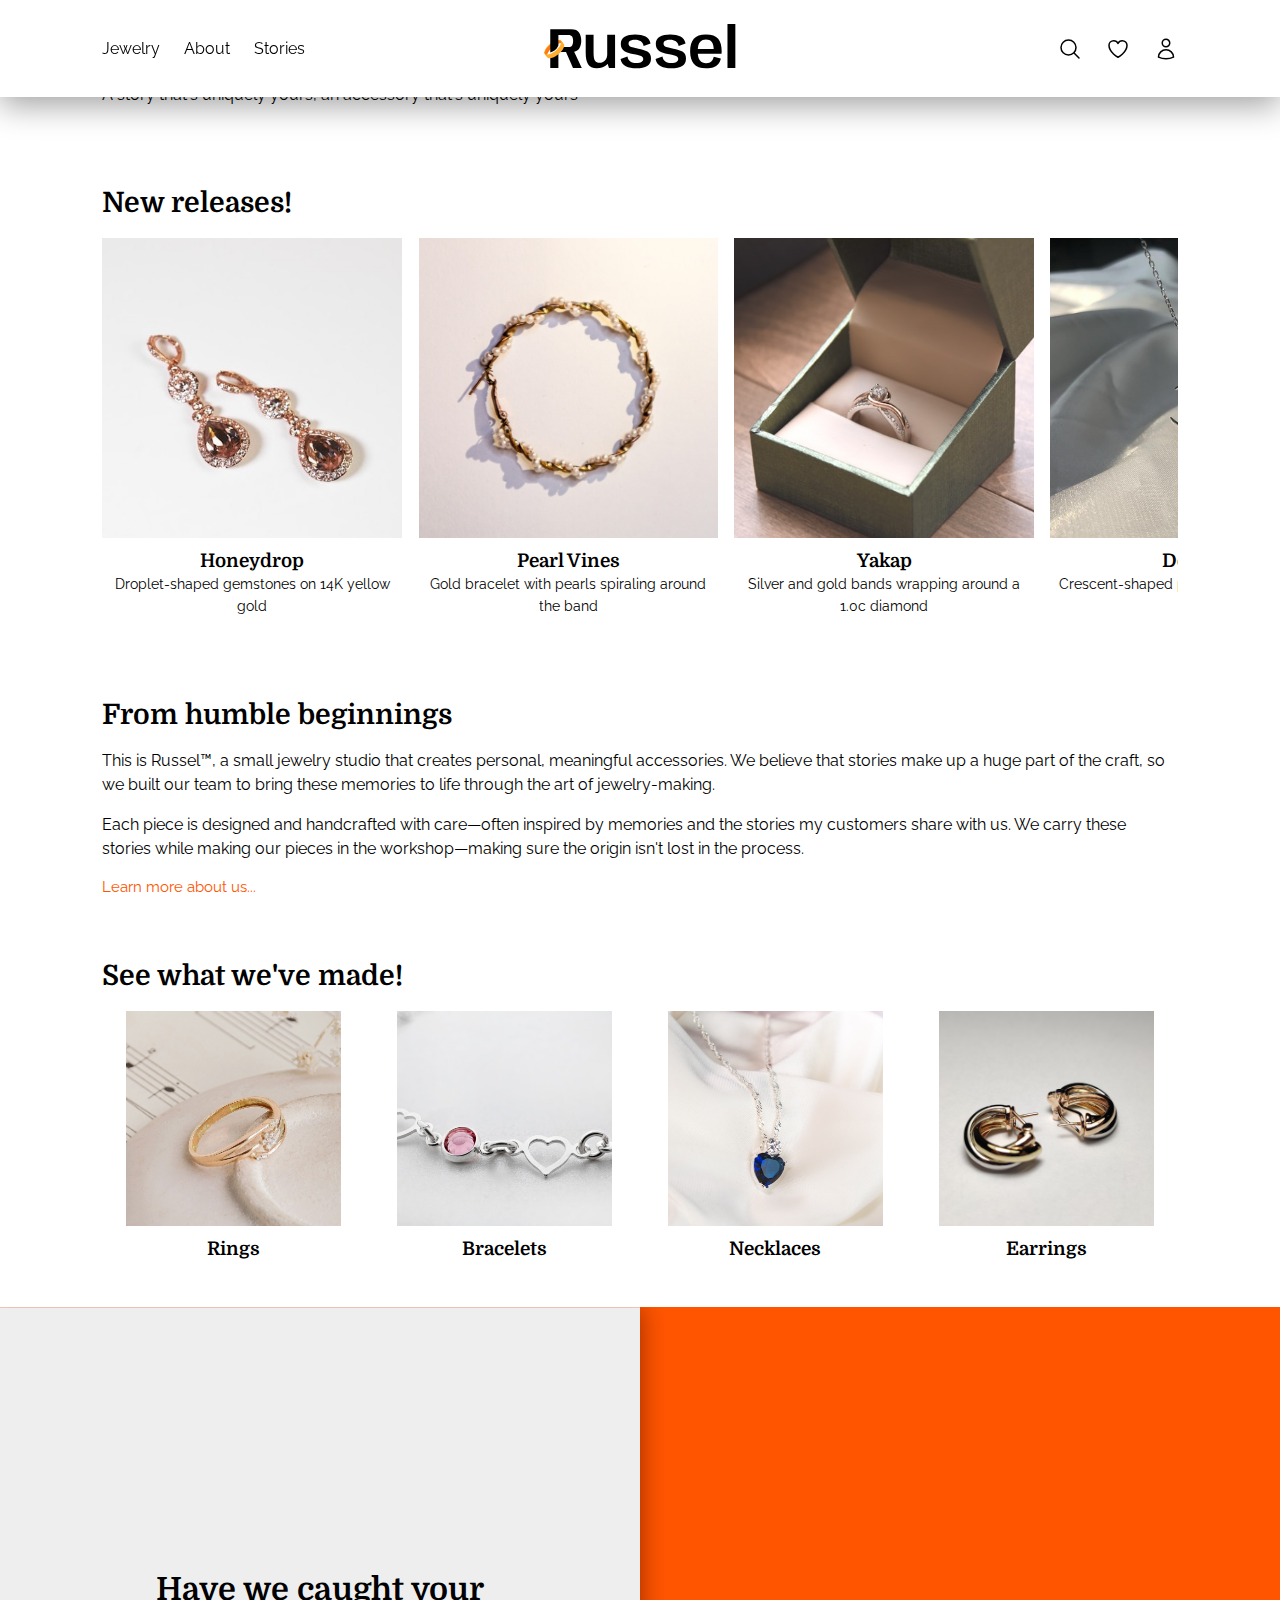
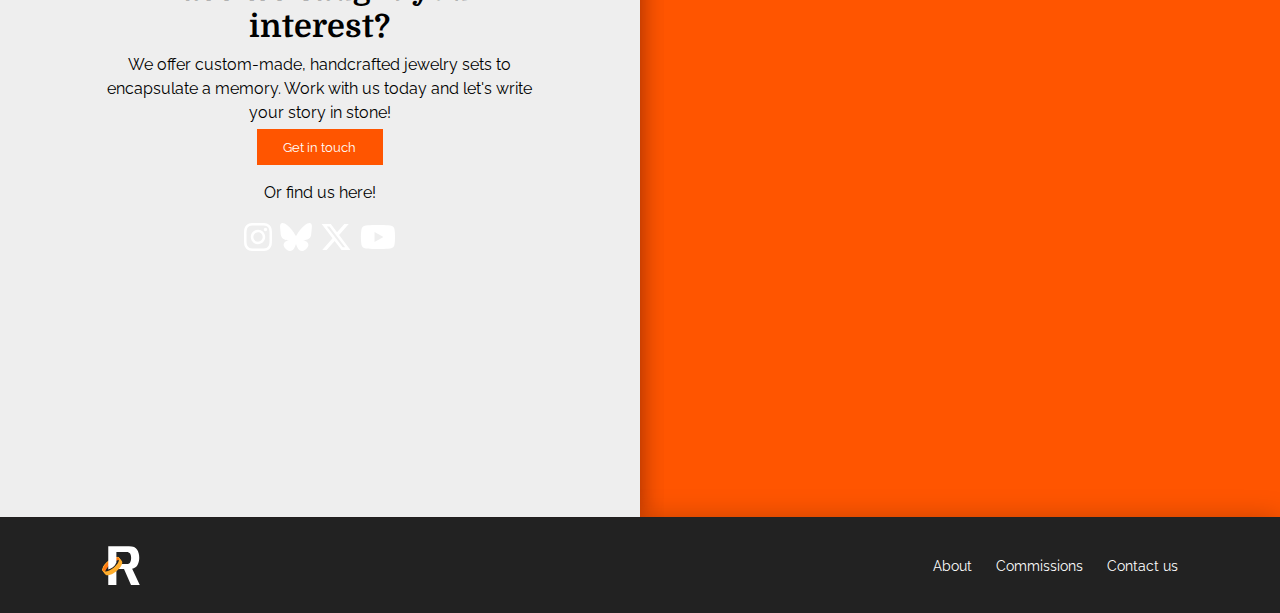
<file: index.html>
<!DOCTYPE html>
<html lang="en">
<head>
  <meta charset="UTF-8">
  <meta name="viewport" content="width=device-width, initial-scale=1.0">
  <meta http-equiv="X-UA-Compatible" content="ie=edge">
  <title>Russel</title>
  <link rel="stylesheet" href="style.css">
  <link rel="shortcut icon" href="/base/assets/logo-small.svg" type="image/x-icon">
  <script src="/base/base.js" defer></script>
</head>
<body>
  <!-- Header. Explanation for sticky can be found in /base/base.css -->
  <header class="sticky">

    <ul class="nav-list header--left">
      <!-- This link has a dropdown menu that shows whenever the cursor hovers on it. -->
      <li class="dropdown"><a href="/jewelry">Jewelry</a>
        <ul class="dropdown__menu">
          <li><a href="/jewelry#rings">Rings</a></li>
          <li><a href="/jewelry#bracelets">Bracelets</a></li>
          <li><a href="/jewelry#necklaces">Necklaces</a></li>
          <li><a href="/jewelry#earrings">Earrings</a></li>
        </ul>
      </li>
      <li><a href="/about">About</a></li>
      <li><a href="/stories">Stories</a></li>
    </ul>
    <!-- Logo -->
    <a href="/" class="header--center"><img class="logo" src="/base/assets/logo-black.svg" alt="Russel"></a>

    <!-- Icon links. For now, they don't actually lead anywhere. -->
    <ul class="nav-list header--right">
      <li><a href="#">
        <svg height="24px" data-slot="icon" fill="none" stroke-width="1.5" stroke="currentColor" viewBox="0 0 24 24" xmlns="http://www.w3.org/2000/svg" aria-hidden="true">
          <path stroke-linecap="round" stroke-linejoin="round" d="m21 21-5.197-5.197m0 0A7.5 7.5 0 1 0 5.196 5.196a7.5 7.5 0 0 0 10.607 10.607Z"></path>
        </svg><span class="label">Search</span>
      </a></li>
      <li><a href="#">
        <svg height="24px" data-slot="icon" fill="none" stroke-width="1.5" stroke="currentColor" viewBox="0 0 24 24" xmlns="http://www.w3.org/2000/svg" aria-hidden="true">
          <path stroke-linecap="round" stroke-linejoin="round" d="M21 8.25c0-2.485-2.099-4.5-4.688-4.5-1.935 0-3.597 1.126-4.312 2.733-.715-1.607-2.377-2.733-4.313-2.733C5.1 3.75 3 5.765 3 8.25c0 7.22 9 12 9 12s9-4.78 9-12Z"></path>
        </svg><span class="label">Favourites</span>
      </a></li>
      <li><a href="/account">
        <svg height="24px" data-slot="icon" fill="none" stroke-width="1.5" stroke="currentColor" viewBox="0 0 24 24" xmlns="http://www.w3.org/2000/svg" aria-hidden="true">
          <path stroke-linecap="round" stroke-linejoin="round" d="M15.75 6a3.75 3.75 0 1 1-7.5 0 3.75 3.75 0 0 1 7.5 0ZM4.501 20.118a7.5 7.5 0 0 1 14.998 0A17.933 17.933 0 0 1 12 21.75c-2.676 0-5.216-.584-7.499-1.632Z"></path>
        </svg><span class="label">Account</span>
      </a></li>
    </ul>

    <!-- When the screen is small enough, the navigation links get moved to the <aside> tag and the sidebar toggles are enabled -->
    <button class="sidebar-open"><svg xmlns="http://www.w3.org/2000/svg" fill="none" viewBox="0 0 24 24" stroke-width="1.5" stroke="currentColor" class="size-6">
      <path stroke-linecap="round" stroke-linejoin="round" d="M3.75 6.75h16.5M3.75 12h16.5m-16.5 5.25h16.5" />
    </svg>
    </button>
    <aside class="hidden">
      <button class="sidebar-close"><svg xmlns="http://www.w3.org/2000/svg" fill="none" viewBox="0 0 24 24" stroke-width="1.5" stroke="currentColor" class="size-6">
        <path stroke-linecap="round" stroke-linejoin="round" d="M6 18 18 6M6 6l12 12" />
      </svg>
      </button>
    </aside>
  </header>

  <main>
    <!-- Front page -->
    <section class="hero">
      <h1 class="hero__text">Love letters in stone</h1>
      <p class="hero__subtext">A story that's uniquely yours, an accessory that's uniquely yours</p>
    </section>

    <!-- Latest Releases -->
    <section>
      <h1>New releases!</h1>
      <ul class="horizontal-scroller snap">
        <li class="card">
          <div class="img-container">
            <img src="./images/teardrop-earrings.jpg" alt="Honeydrop Earrings"></div>
            <h3 class="card__title">Honeydrop</h3>
          <p class="card__subtitle">
            Droplet-shaped gemstones on 14K yellow gold</p>
        </li>
        <li class="card">
          <div class="img-container">
            <img src="/images/pearl-vines.jpg" alt="Pearl Vines"></div>
            <h3 class="card__title">Pearl Vines</h3>
          <p class="card__subtitle">
            Gold bracelet with pearls spiraling around the band</p>
        </li>
        <li class="card">
          <div class="img-container">
            <img src="/images/silver-gold-ring-in-box.jpg" alt="Yakap"></div>
            <h3 class="card__title">Yakap</h3>
          <p class="card__subtitle">
            Silver and gold bands wrapping around a 1.0c diamond</p>
        </li>
        <li class="card">
          <div class="img-container">
            <img src="/images/moon-necklace.jpg" alt="De Lune"></div>
            <h3 class="card__title">De Lune</h3>
          <p class="card__subtitle">
            Crescent-shaped pendant on a silver chain</p>
        </li>
        <li class="card">
          <div class="img-container">
            <img src="/images/topaz-ring.jpg" alt="Pangako"></div>
            <h3 class="card__title">Pangako</h3>
          <p class="card__subtitle">
            Oval topaz on 18k yellow gold</p>
        </li>
      </ul>
    </section>

    <!-- Overview on the company -->
    <section class="overview">
      <div>
        <h1>From humble beginnings</h1>
        <p>
          This is Russel&trade;, a small jewelry studio that
          creates personal, meaningful accessories. We believe
          that stories make up a huge part of the craft, so
          we built our team to bring these memories to life
          through the art of jewelry-making.
        </p>
        <p>
          Each piece is designed and handcrafted with care—often
          inspired by memories and the stories my customers
          share with us. We carry these stories while making our
          pieces in the workshop&mdash;making sure the origin
          isn't lost in the process.
        </p>
        <a href="/about" class="text-link">Learn more about us...</a>
      </div>
    </section>

    <!-- Links to the `Jewelry` page according to the category -->
    <section>
      <h1>See what we've made!</h1>
      <ul class="flex-grid socials">
        <li><a href="/jewelry#rings" class="card">
          <div class="img-container">
            <img src="./images/flower-ring.jpg" alt="Rings"></div>
          <h3 class="card__title">Rings</h3>
        </a></li>
        <li><a href="/jewelry#bracelets" class="card">
          <div class="img-container">
            <img src="./images/bracelet-closeup.jpg" alt="Bracelets"></div>
          <h3 class="card__title">Bracelets</h3>
        </a></li>
        <li><a href="/jewelry#necklaces" class="card">
          <div class="img-container">
            <img src="./images/blue-necklace.jpg" alt="Necklaces"></div>
          <h3 class="card__title">Necklaces</h3>
        </a></li>
        <li><a href="/jewelry#earrings" class="card">
          <div class="img-container">
            <img src="./images/helix-earrings.jpg" alt="Earrings"></div>
          <h3 class="card__title">Earrings</h3>
        </a></li>
      </ul>
    </section>

    <!-- Call to action -->
    <section class="floater--container full-width no-pady" id="call-to-action">
      <div class="floater--block">
        <h1 class="floater--block__title">Have we caught your interest?</h1>
        <p class="floater--block__subtext">
          We offer custom-made, handcrafted jewelry sets to
          encapsulate a memory. Work with us today and let's
          write your story in stone!
        </p>
        <button>Get in touch</button>
        <p>Or find us here!</p>
        <div class="flex-grid socials">
          <a href="#">
            <svg xmlns="http://www.w3.org/2000/svg" viewBox="0 0 448 512"><!--!Font Awesome Free 6.7.2 by @fontawesome - https://fontawesome.com License - https://fontawesome.com/license/free Copyright 2025 Fonticons, Inc.--><path d="M224.1 141c-63.6 0-114.9 51.3-114.9 114.9s51.3 114.9 114.9 114.9S339 319.5 339 255.9 287.7 141 224.1 141zm0 189.6c-41.1 0-74.7-33.5-74.7-74.7s33.5-74.7 74.7-74.7 74.7 33.5 74.7 74.7-33.6 74.7-74.7 74.7zm146.4-194.3c0 14.9-12 26.8-26.8 26.8-14.9 0-26.8-12-26.8-26.8s12-26.8 26.8-26.8 26.8 12 26.8 26.8zm76.1 27.2c-1.7-35.9-9.9-67.7-36.2-93.9-26.2-26.2-58-34.4-93.9-36.2-37-2.1-147.9-2.1-184.9 0-35.8 1.7-67.6 9.9-93.9 36.1s-34.4 58-36.2 93.9c-2.1 37-2.1 147.9 0 184.9 1.7 35.9 9.9 67.7 36.2 93.9s58 34.4 93.9 36.2c37 2.1 147.9 2.1 184.9 0 35.9-1.7 67.7-9.9 93.9-36.2 26.2-26.2 34.4-58 36.2-93.9 2.1-37 2.1-147.8 0-184.8zM398.8 388c-7.8 19.6-22.9 34.7-42.6 42.6-29.5 11.7-99.5 9-132.1 9s-102.7 2.6-132.1-9c-19.6-7.8-34.7-22.9-42.6-42.6-11.7-29.5-9-99.5-9-132.1s-2.6-102.7 9-132.1c7.8-19.6 22.9-34.7 42.6-42.6 29.5-11.7 99.5-9 132.1-9s102.7-2.6 132.1 9c19.6 7.8 34.7 22.9 42.6 42.6 11.7 29.5 9 99.5 9 132.1s2.7 102.7-9 132.1z"/></svg>
          </a>
          <a href="#">
            <svg xmlns="http://www.w3.org/2000/svg" viewBox="0 0 512 512"><!--!Font Awesome Free 6.7.2 by @fontawesome - https://fontawesome.com License - https://fontawesome.com/license/free Copyright 2025 Fonticons, Inc.--><path d="M111.8 62.2C170.2 105.9 233 194.7 256 242.4c23-47.6 85.8-136.4 144.2-180.2c42.1-31.6 110.3-56 110.3 21.8c0 15.5-8.9 130.5-14.1 149.2C478.2 298 412 314.6 353.1 304.5c102.9 17.5 129.1 75.5 72.5 133.5c-107.4 110.2-154.3-27.6-166.3-62.9l0 0c-1.7-4.9-2.6-7.8-3.3-7.8s-1.6 3-3.3 7.8l0 0c-12 35.3-59 173.1-166.3 62.9c-56.5-58-30.4-116 72.5-133.5C100 314.6 33.8 298 15.7 233.1C10.4 214.4 1.5 99.4 1.5 83.9c0-77.8 68.2-53.4 110.3-21.8z"/></svg>
          </a>
          <a href="#">
            <svg xmlns="http://www.w3.org/2000/svg" viewBox="0 0 512 512"><!--!Font Awesome Free 6.7.2 by @fontawesome - https://fontawesome.com License - https://fontawesome.com/license/free Copyright 2025 Fonticons, Inc.--><path d="M389.2 48h70.6L305.6 224.2 487 464H345L233.7 318.6 106.5 464H35.8L200.7 275.5 26.8 48H172.4L272.9 180.9 389.2 48zM364.4 421.8h39.1L151.1 88h-42L364.4 421.8z"/></svg>
          </a>
          <a href="#">
            <svg xmlns="http://www.w3.org/2000/svg" viewBox="0 0 576 512"><!--!Font Awesome Free 6.7.2 by @fontawesome - https://fontawesome.com License - https://fontawesome.com/license/free Copyright 2025 Fonticons, Inc.--><path d="M549.7 124.1c-6.3-23.7-24.8-42.3-48.3-48.6C458.8 64 288 64 288 64S117.2 64 74.6 75.5c-23.5 6.3-42 24.9-48.3 48.6-11.4 42.9-11.4 132.3-11.4 132.3s0 89.4 11.4 132.3c6.3 23.7 24.8 41.5 48.3 47.8C117.2 448 288 448 288 448s170.8 0 213.4-11.5c23.5-6.3 42-24.2 48.3-47.8 11.4-42.9 11.4-132.3 11.4-132.3s0-89.4-11.4-132.3zm-317.5 213.5V175.2l142.7 81.2-142.7 81.2z"/></svg>
          </a>
        </div>
      </div>
    </section>
  </main>

  <!-- Footer. -->
  <footer>
    <a href="/"><img src="/base/assets/logo-small.svg" alt="Russel"></a>
    <ul class="nav-list">
      <li><a href="/about/">About</a></li>
      <li><a href="#">Commissions</a></li>
      <li><a href="#">Contact us</a></li>
    </ul>
  </footer>
</body>
</html>
</file>
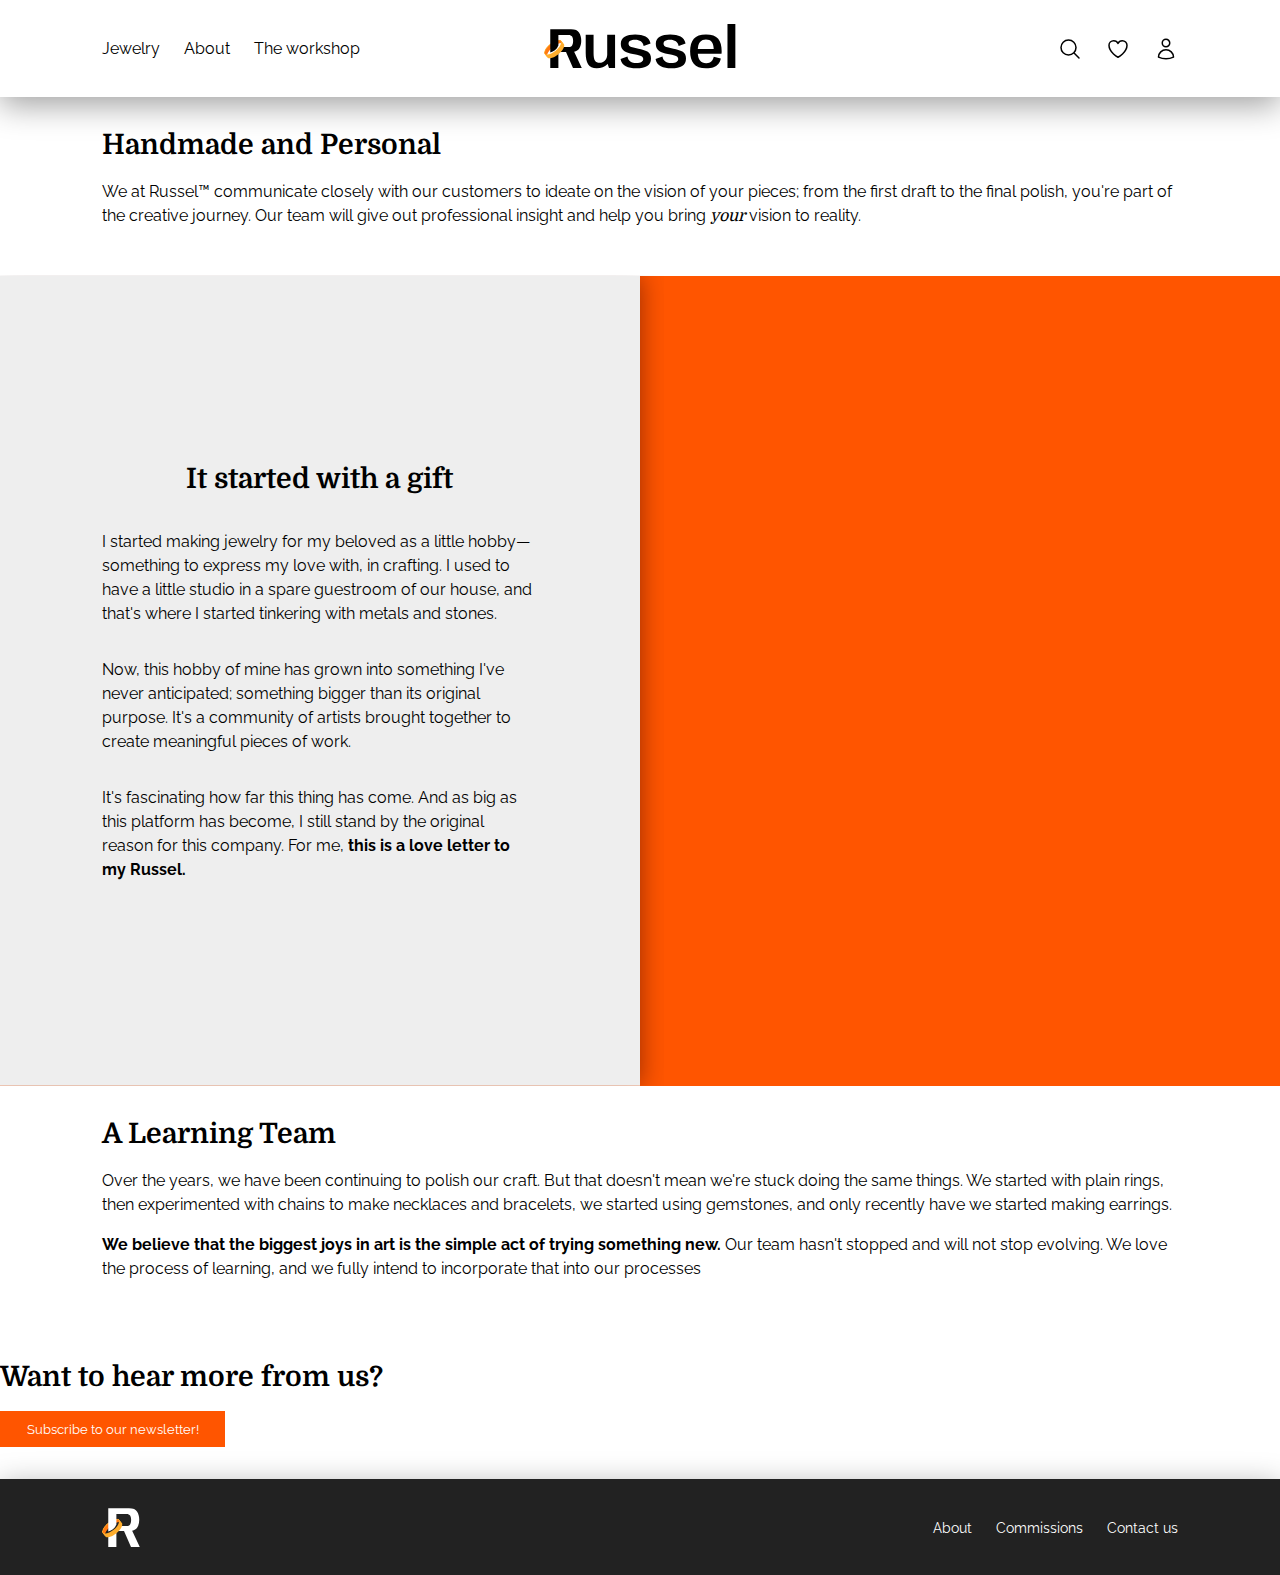
<file: about/index.html>
<!DOCTYPE html>
<html lang="en">
<head>
  <meta charset="UTF-8">
  <meta name="viewport" content="width=device-width, initial-scale=1.0">
  <meta http-equiv="X-UA-Compatible" content="ie=edge">
  <title>About | Russel</title>
  <link rel="stylesheet" href="/about/style.css">
  <link rel="shortcut icon" href="/base/assets/logo-small.svg" type="image/x-icon">
</head>
<body>
  <header>
    <ul class="nav-list header--left">
      <li class="dropdown"><a href="/jewelry">Jewelry</a>
        <ul class="dropdown__menu">
          <li><a href="/jewelry#rings">Rings</a></li>
          <li><a href="/jewelry#bracelets">Bracelets</a></li>
          <li><a href="/jewelry#necklaces">Necklaces</a></li>
          <li><a href="/jewelry#earrings">Earrings</a></li>
        </ul>
      </li>
      <li><a href="/about">About</a></li>
      <li><a href="#">The workshop</a></li>
    </ul>
    <a href="/" class="header--center"><img class="logo" src="/base/assets/logo-black.svg" alt="Russel"></a>
    <ul class="nav-list header--right">
      <li><a href="#">
        <svg height="24px" data-slot="icon" fill="none" stroke-width="1.5" stroke="currentColor" viewBox="0 0 24 24" xmlns="http://www.w3.org/2000/svg" aria-hidden="true">
          <path stroke-linecap="round" stroke-linejoin="round" d="m21 21-5.197-5.197m0 0A7.5 7.5 0 1 0 5.196 5.196a7.5 7.5 0 0 0 10.607 10.607Z"></path>
        </svg><span class="label">Search</span>
      </a></li>
      <li><a href="#">
        <svg height="24px" data-slot="icon" fill="none" stroke-width="1.5" stroke="currentColor" viewBox="0 0 24 24" xmlns="http://www.w3.org/2000/svg" aria-hidden="true">
          <path stroke-linecap="round" stroke-linejoin="round" d="M21 8.25c0-2.485-2.099-4.5-4.688-4.5-1.935 0-3.597 1.126-4.312 2.733-.715-1.607-2.377-2.733-4.313-2.733C5.1 3.75 3 5.765 3 8.25c0 7.22 9 12 9 12s9-4.78 9-12Z"></path>
        </svg><span class="label">Favourites</span>
      </a></li>
      <li><a href="#">
        <svg height="24px" data-slot="icon" fill="none" stroke-width="1.5" stroke="currentColor" viewBox="0 0 24 24" xmlns="http://www.w3.org/2000/svg" aria-hidden="true">
          <path stroke-linecap="round" stroke-linejoin="round" d="M15.75 6a3.75 3.75 0 1 1-7.5 0 3.75 3.75 0 0 1 7.5 0ZM4.501 20.118a7.5 7.5 0 0 1 14.998 0A17.933 17.933 0 0 1 12 21.75c-2.676 0-5.216-.584-7.499-1.632Z"></path>
        </svg><span class="label">Account</span>
      </a></li>
    </ul>
    <button class="sidebar-open"><svg xmlns="http://www.w3.org/2000/svg" fill="none" viewBox="0 0 24 24" stroke-width="1.5" stroke="currentColor" class="size-6">
      <path stroke-linecap="round" stroke-linejoin="round" d="M3.75 6.75h16.5M3.75 12h16.5m-16.5 5.25h16.5" />
    </svg>
    </button>
    <aside class="hidden">
      <button class="sidebar-close"><svg xmlns="http://www.w3.org/2000/svg" fill="none" viewBox="0 0 24 24" stroke-width="1.5" stroke="currentColor" class="size-6">
        <path stroke-linecap="round" stroke-linejoin="round" d="M6 18 18 6M6 6l12 12" />
      </svg>
      </button>
    </aside>
  </header>
  <main class="content-grid">
    <section>
      <h1>Handmade and Personal</h1>
      <p>
        We at Russel&trade; communicate closely with our customers to
        ideate on the vision of your pieces; from the first draft
        to the final polish, you're part of the creative journey. Our
        team will give out professional insight and help you bring
        <em>your</em> vision to reality.
      </p>
    </section>
    <section class="full-width floater--container history">
      <div class="floater--block">
        <h1>It started with a gift</h1>
        <p>
          I started making jewelry for my beloved as a little
          hobby&mdash;something to express my love with, in
          crafting. I used to have a little studio in a
          spare guestroom of our house, and that's where I
          started tinkering with metals and stones.
        </p>
        <p>
          Now, this hobby of mine has grown into something I've
          never anticipated; something bigger than its original
          purpose. It's a community of artists brought together
          to create meaningful pieces of work.
        </p>
        <p>
          It's fascinating how far this thing has come. And as
          big as this platform has become, I still stand by the
          original reason for this company. For me,
          <strong>this is a love letter to my Russel.</strong>          
        </p>
      </div>
    </section>
    <section>
      <h1>A Learning Team</h1>
      <p>
        Over the years, we have been continuing to polish our
        craft. But that doesn't mean we're stuck doing the
        same things. We started with plain rings, then experimented
        with chains to make necklaces and bracelets, we
        started using gemstones, and only recently have we
        started making earrings.
      </p>
      <p>
        <strong>
          We believe that the biggest joys in art is
          the simple act of trying something new.
        </strong>
        Our team hasn't stopped and will not stop evolving.
        We love the process of learning, and we fully intend
        to incorporate that into our processes
      </p>
    </section>
    <section class="full-width newsletter">
      <h1>Want to hear more from us?</h1>

      <button>Subscribe to our newsletter!</button>
    </section>
  </main>
  <footer>
    <a href="/"><img src="/base/assets/logo-small.svg" alt="Russel"></a>
    <ul class="nav-list">
      <li><a href="/about/">About</a></li>
      <li><a href="#">Commissions</a></li>
      <li><a href="#">Contact us</a></li>
    </ul>
  </footer>
</body>
</html>
</file>
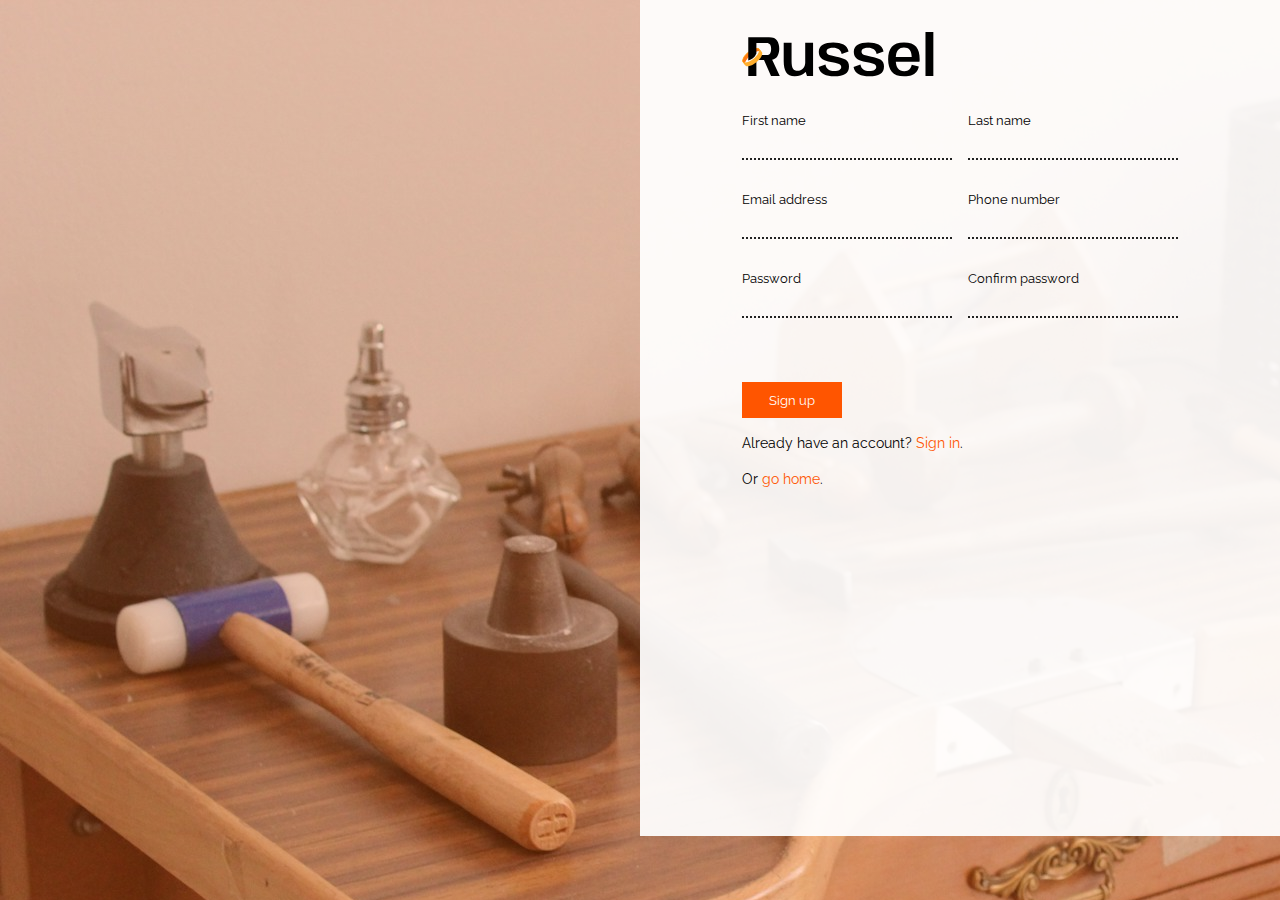
<file: account/index.html>
<!DOCTYPE html>
<html lang="en">
<head>
  <meta charset="UTF-8">
  <meta name="viewport" content="width=device-width, initial-scale=1.0">
  <meta http-equiv="X-UA-Compatible" content="ie=edge">
  <title>Sign up</title>
  <link rel="stylesheet" href="/account/style.css">
  <script src="/account/script.js" defer></script>
  <link rel="shortcut icon" href="/base/assets/logo-small.svg" type="image/x-icon">
</head>
<body>
  <main>
    <section class="floater--container full-width" id="sign-up-form">
      <form action="" class="floater--block">
        <img src="/base/assets/logo-black.svg" alt="Russel" class="logo">
        <section class="form-container">
          <div class="form-group">
            <label for="first-name">First name</label>
            <input id="first-name" type="text">
          </div>
          <div class="form-group">
            <label for="last-name">Last name</label>
            <input id="last-name" type="text">
          </div>
          <div class="form-group">
            <label for="email-address">Email address</label>
            <input id="email-address" type="email">
            <p class="error-message"></p>
          </div>
          <div class="form-group">
            <label for="phone-number">Phone number</label>
            <input id="phone-number" type="tel">
            <p class="error-message"></p>
          </div>
          <div class="form-group">
            <label for="password">Password</label>
            <input id="password" type="password">
            <p class="error-message"></p>
          </div>
          <div class="form-group">
            <label for="confirm-password">Confirm password</label>
            <input id="confirm-password" type="password">
            <p class="error-message"></p>
          </div>
        </section>
        <button type="button" id="btn-submit">Sign up</button>
        <p>Already have an account? <a href="#" class="text-link">Sign in</a>.</p>
        <p>Or <a href="/" class="text-link">go home</a>.</p>
      </form>
    </section>
  </main>
</body>
</html>
</file>
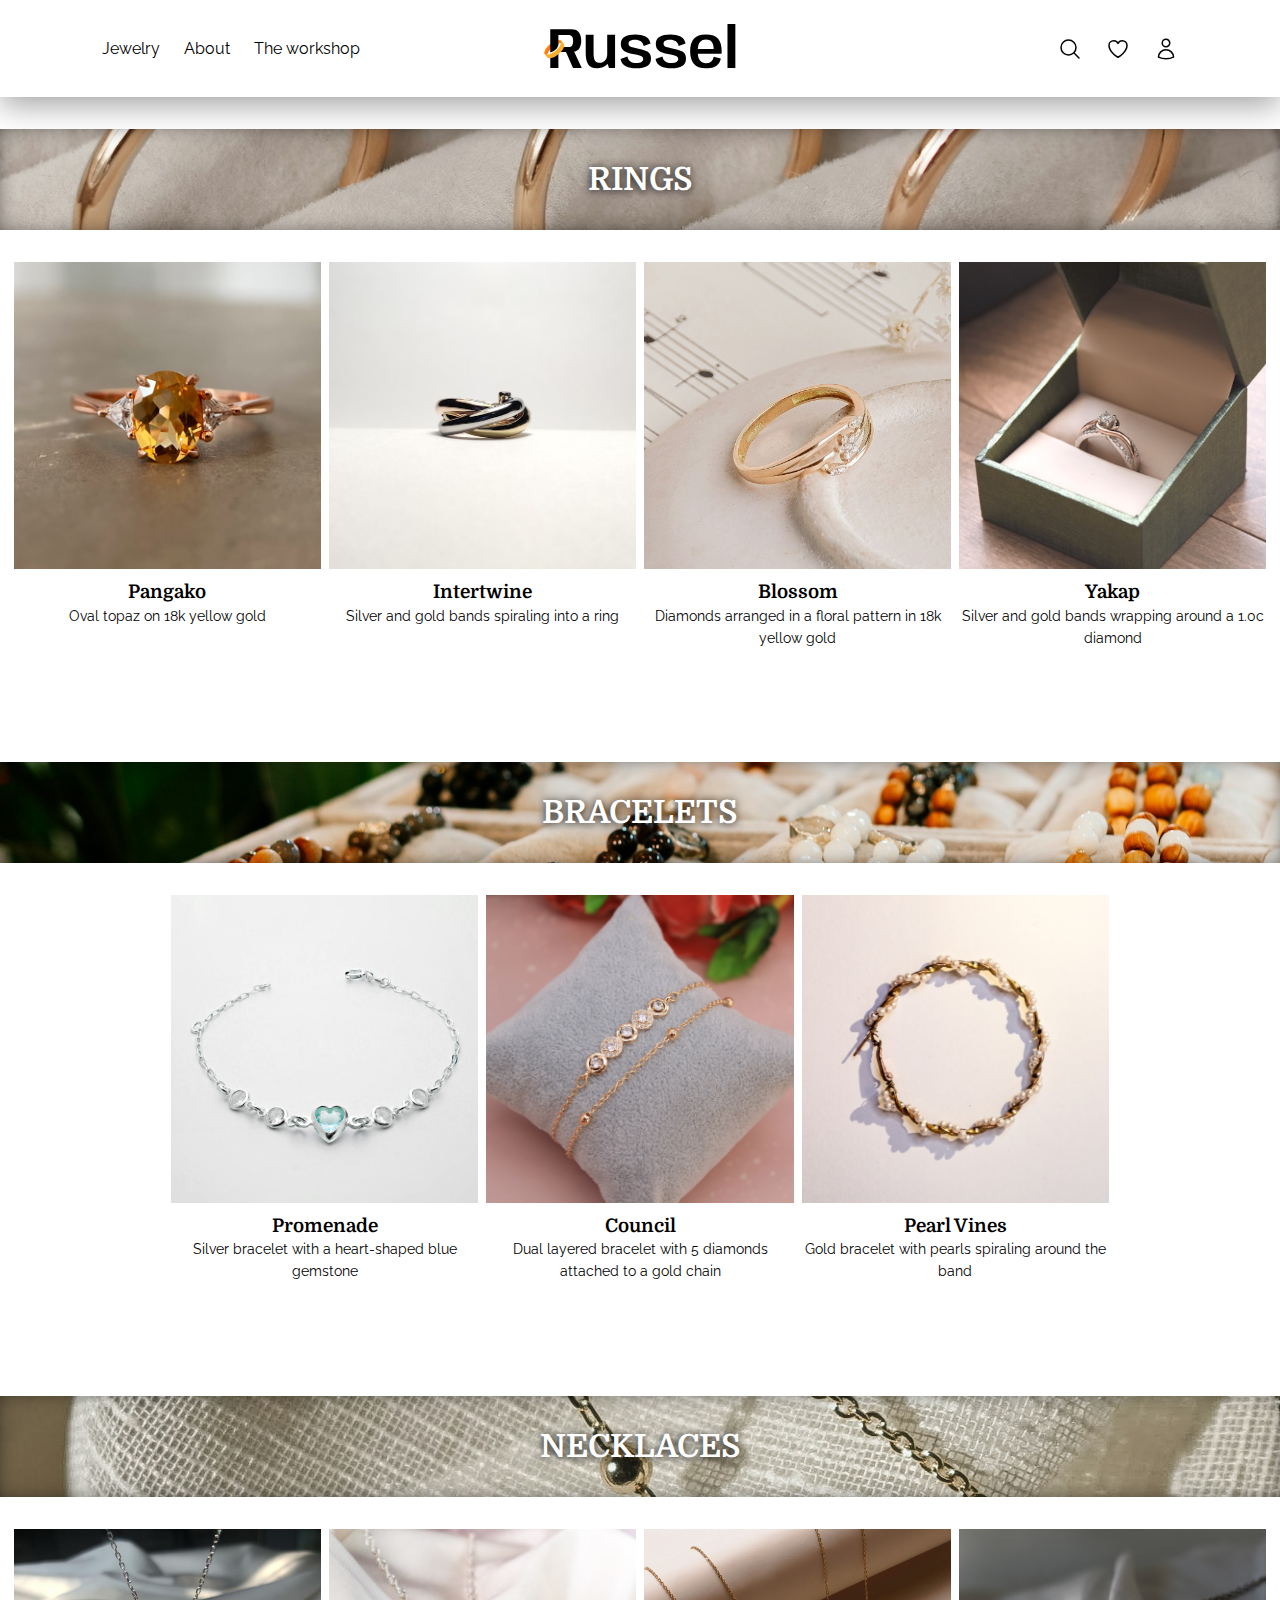
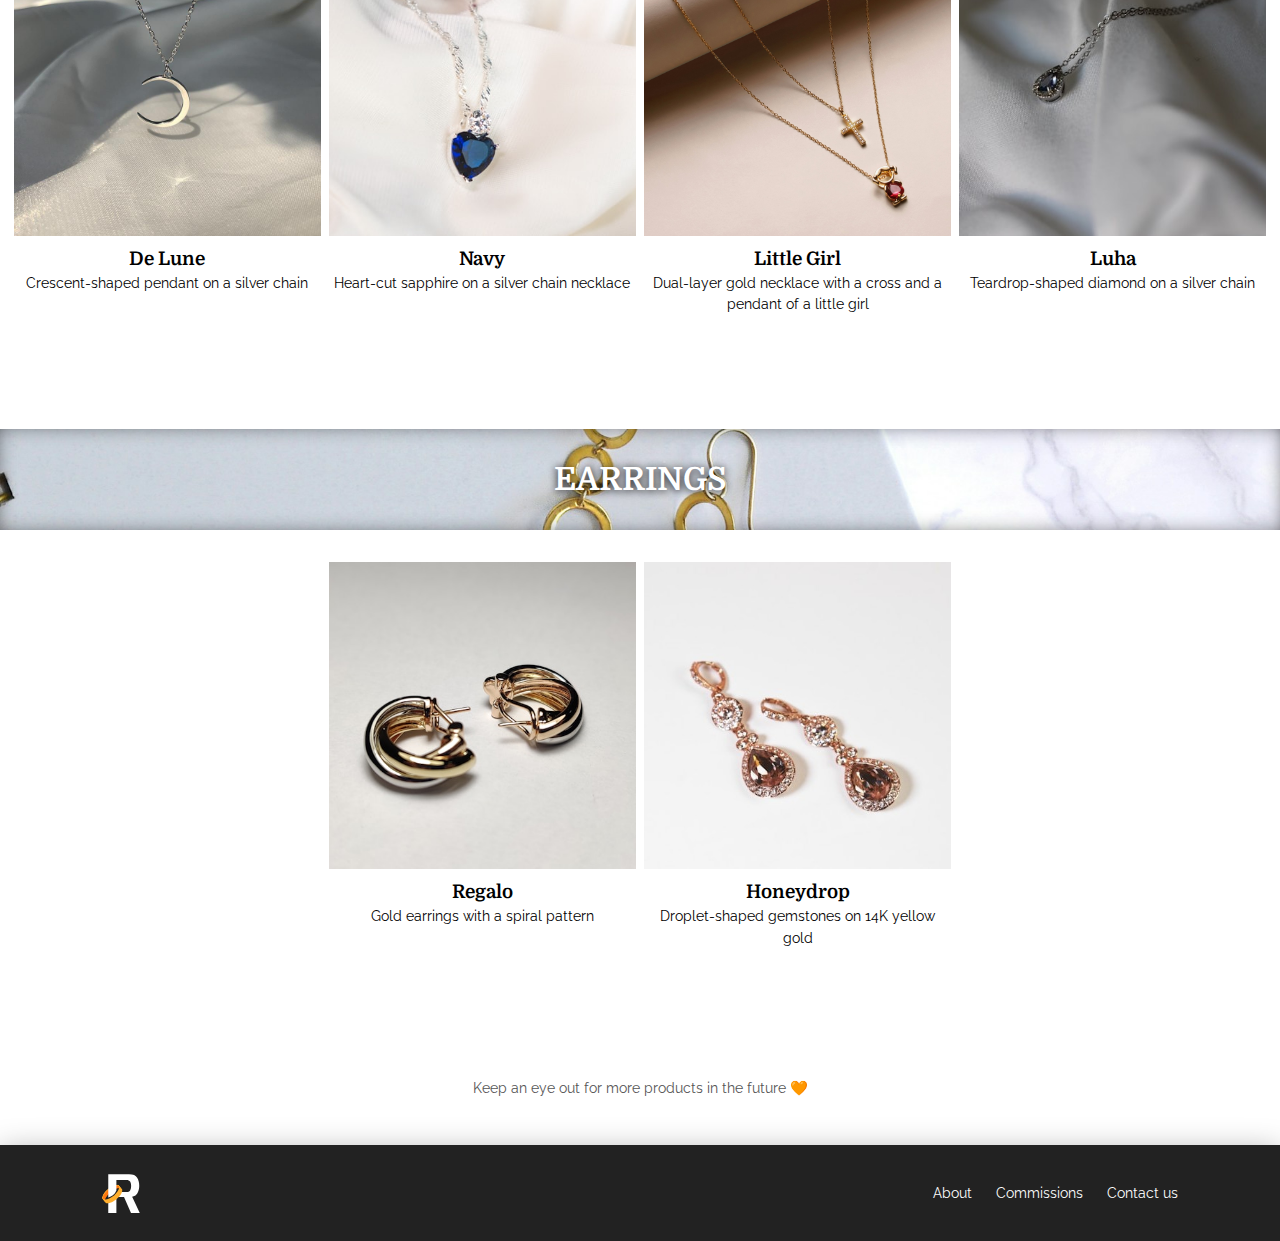
<file: jewelry/index.html>
<!DOCTYPE html>
<html lang="en">
<head>
  <meta charset="UTF-8">
  <meta name="viewport" content="width=device-width, initial-scale=1.0">
  <meta http-equiv="X-UA-Compatible" content="ie=edge">
  <title>Jewelry | Russel</title>
  <link rel="stylesheet" href="/jewelry/style.css">
  <link rel="shortcut icon" href="/base/assets/logo-small.svg" type="image/x-icon">
  <script src="/base/base.js" defer></script>
</head>
<body>
  <header>
    <ul class="nav-list header--left">
      <li class="dropdown"><a href="/jewelry">Jewelry</a>
        <ul class="dropdown__menu">
          <li><a href="#rings">Rings</a></li>
          <li><a href="#bracelets">Bracelets</a></li>
          <li><a href="#necklaces">Necklaces</a></li>
          <li><a href="#earrings">Earrings</a></li>
        </ul>
      </li>
      <li><a href="/about">About</a></li>
      <li><a href="#">The workshop</a></li>
    </ul>
    <a href="/" class="header--center"><img class="logo" src="/base/assets/logo-black.svg" alt="Russel"></a>
    <ul class="nav-list header--right">
      <li><a href="#">
        <svg height="24px" data-slot="icon" fill="none" stroke-width="1.5" stroke="currentColor" viewBox="0 0 24 24" xmlns="http://www.w3.org/2000/svg" aria-hidden="true">
          <path stroke-linecap="round" stroke-linejoin="round" d="m21 21-5.197-5.197m0 0A7.5 7.5 0 1 0 5.196 5.196a7.5 7.5 0 0 0 10.607 10.607Z"></path>
        </svg><span class="label">Search</span>
      </a></li>
      <li><a href="#">
        <svg height="24px" data-slot="icon" fill="none" stroke-width="1.5" stroke="currentColor" viewBox="0 0 24 24" xmlns="http://www.w3.org/2000/svg" aria-hidden="true">
          <path stroke-linecap="round" stroke-linejoin="round" d="M21 8.25c0-2.485-2.099-4.5-4.688-4.5-1.935 0-3.597 1.126-4.312 2.733-.715-1.607-2.377-2.733-4.313-2.733C5.1 3.75 3 5.765 3 8.25c0 7.22 9 12 9 12s9-4.78 9-12Z"></path>
        </svg><span class="label">Favourites</span>
      </a></li>
      <li><a href="#">
        <svg height="24px" data-slot="icon" fill="none" stroke-width="1.5" stroke="currentColor" viewBox="0 0 24 24" xmlns="http://www.w3.org/2000/svg" aria-hidden="true">
          <path stroke-linecap="round" stroke-linejoin="round" d="M15.75 6a3.75 3.75 0 1 1-7.5 0 3.75 3.75 0 0 1 7.5 0ZM4.501 20.118a7.5 7.5 0 0 1 14.998 0A17.933 17.933 0 0 1 12 21.75c-2.676 0-5.216-.584-7.499-1.632Z"></path>
        </svg><span class="label">Account</span>
      </a></li>
    </ul>
    <button class="sidebar-open"><svg xmlns="http://www.w3.org/2000/svg" fill="none" viewBox="0 0 24 24" stroke-width="1.5" stroke="currentColor" class="size-6">
      <path stroke-linecap="round" stroke-linejoin="round" d="M3.75 6.75h16.5M3.75 12h16.5m-16.5 5.25h16.5" />
    </svg>
    </button>
    <aside class="hidden">
      <button class="sidebar-close"><svg xmlns="http://www.w3.org/2000/svg" fill="none" viewBox="0 0 24 24" stroke-width="1.5" stroke="currentColor" class="size-6">
        <path stroke-linecap="round" stroke-linejoin="round" d="M6 18 18 6M6 6l12 12" />
      </svg>
      </button>
    </aside>
  </header>
  <main>
    <section class="full-width" id="rings">

      <!-- Banner-style headers to look cool -->
      <div class="full-width banner">
        <h1 class="title">RINGS</h1>
      </div>

      <!-- Simple CSS grid layouts -->
      <ul class="shop-grid">
        <li class="card">
          <div class="img-container">
            <img src="/images/topaz-ring.jpg" alt="Pangako"></div>
            <h3 class="card__title">Pangako</h3>
          <p class="card__subtitle">
            Oval topaz on 18k yellow gold</p>
        </li>
        <li class="card">
          <div class="img-container">
            <img src="/images/intertwine.jpg" alt="Intertwine"></div>
            <h3 class="card__title">Intertwine</h3>
          <p class="card__subtitle">
            Silver and gold bands spiraling into a ring</p>
        </li>
        <li class="card">
          <div class="img-container">
            <img src="/images/flower-ring.jpg" alt="Rosas"></div>
            <h3 class="card__title">Blossom</h3>
          <p class="card__subtitle">
            Diamonds arranged in a floral pattern in 18k yellow gold</p>
        </li>
        <li class="card">
          <div class="img-container">
            <img src="/images/silver-gold-ring-in-box.jpg" alt="Yakap"></div>
            <h3 class="card__title">Yakap</h3>
          <p class="card__subtitle">
            Silver and gold bands wrapping around a 1.0c diamond</p>
        </li>
      </ul>
    </section>

    <section class="full-width" id="bracelets">
      <div class="full-width banner">
        <h1 class="title">BRACELETS</h1>
      </div>
      <ul class="shop-grid">
        <li class="card">
          <div class="img-container">
            <img src="/images/teal-heart-bracelet.jpg" alt="Promenade"></div>
            <h3 class="card__title">Promenade</h3>
          <p class="card__subtitle">
            Silver bracelet with a heart-shaped blue gemstone</p>
        </li>
        <li class="card">
          <div class="img-container">
            <img src="/images/council-bracelet.jpg" alt="Council"></div>
            <h3 class="card__title">Council</h3>
          <p class="card__subtitle">
            Dual layered bracelet with 5 diamonds attached to a gold chain</p>
        </li>
        <li class="card">
          <div class="img-container">
            <img src="/images/pearl-vines.jpg" alt="Pearl Vines"></div>
            <h3 class="card__title">Pearl Vines</h3>
          <p class="card__subtitle">
            Gold bracelet with pearls spiraling around the band</p>
        </li>
      </ul>
    </section>

    <section class="full-width" id="necklaces">
      <div class="full-width banner">
        <h1 class="title">NECKLACES</h1>
      </div>
      <ul class="shop-grid">
        <li class="card">
          <div class="img-container">
            <img src="/images/moon-necklace.jpg" alt="De Lune"></div>
            <h3 class="card__title">De Lune</h3>
          <p class="card__subtitle">
            Crescent-shaped pendant on a silver chain</p>
        </li>
        <li class="card">
          <div class="img-container">
            <img src="/images/blue-necklace.jpg" alt="Navy"></div>
            <h3 class="card__title">Navy</h3>
          <p class="card__subtitle">
            Heart-cut sapphire on a silver chain necklace</p>
        </li>
        <li class="card">
          <div class="img-container">
            <img src="/images/little-girl.jpg" alt="Little Girl"></div>
            <h3 class="card__title">Little Girl</h3>
          <p class="card__subtitle">
            Dual-layer gold necklace with a cross and a pendant of a little girl</p>
        </li>
        <li class="card">
          <div class="img-container">
            <img src="/images/tear-necklace.jpg" alt="Luha"></div>
            <h3 class="card__title">Luha</h3>
          <p class="card__subtitle">
            Teardrop-shaped diamond on a silver chain</p>
        </li>
      </ul>
    </section>
    
    <section class="full-width" id="earrings">
      <div class="full-width banner">
        <h1 class="title">EARRINGS</h1>
      </div>
      <ul class="shop-grid">
        <li class="card">
          <div class="img-container">
            <img src="/images/helix-earrings.jpg" alt="Regalo"></div>
          <h3 class="card__title">Regalo</h3>
          <p class="card__subtitle">Gold earrings with a spiral pattern</p>
        </li>
        <li class="card">
          <div class="img-container">
            <img src="/images/teardrop-earrings.jpg" alt="Honeydrop"></div>
          <h3 class="card__title">Honeydrop</h3>
          <p class="card__subtitle">Droplet-shaped gemstones on 14K yellow gold</p>
        </li>
      </ul>
    </section>
    <p class="subtext">Keep an eye out for more products in the future 🧡</p>
  </main>
  <footer>
    <a href="/"><img src="/base/assets/logo-small.svg" alt="Russel"></a>
    <ul class="nav-list">
      <li><a href="/about/">About</a></li>
      <li><a href="#">Commissions</a></li>
      <li><a href="#">Contact us</a></li>
    </ul>
  </footer>
</body>
</html>
</file>
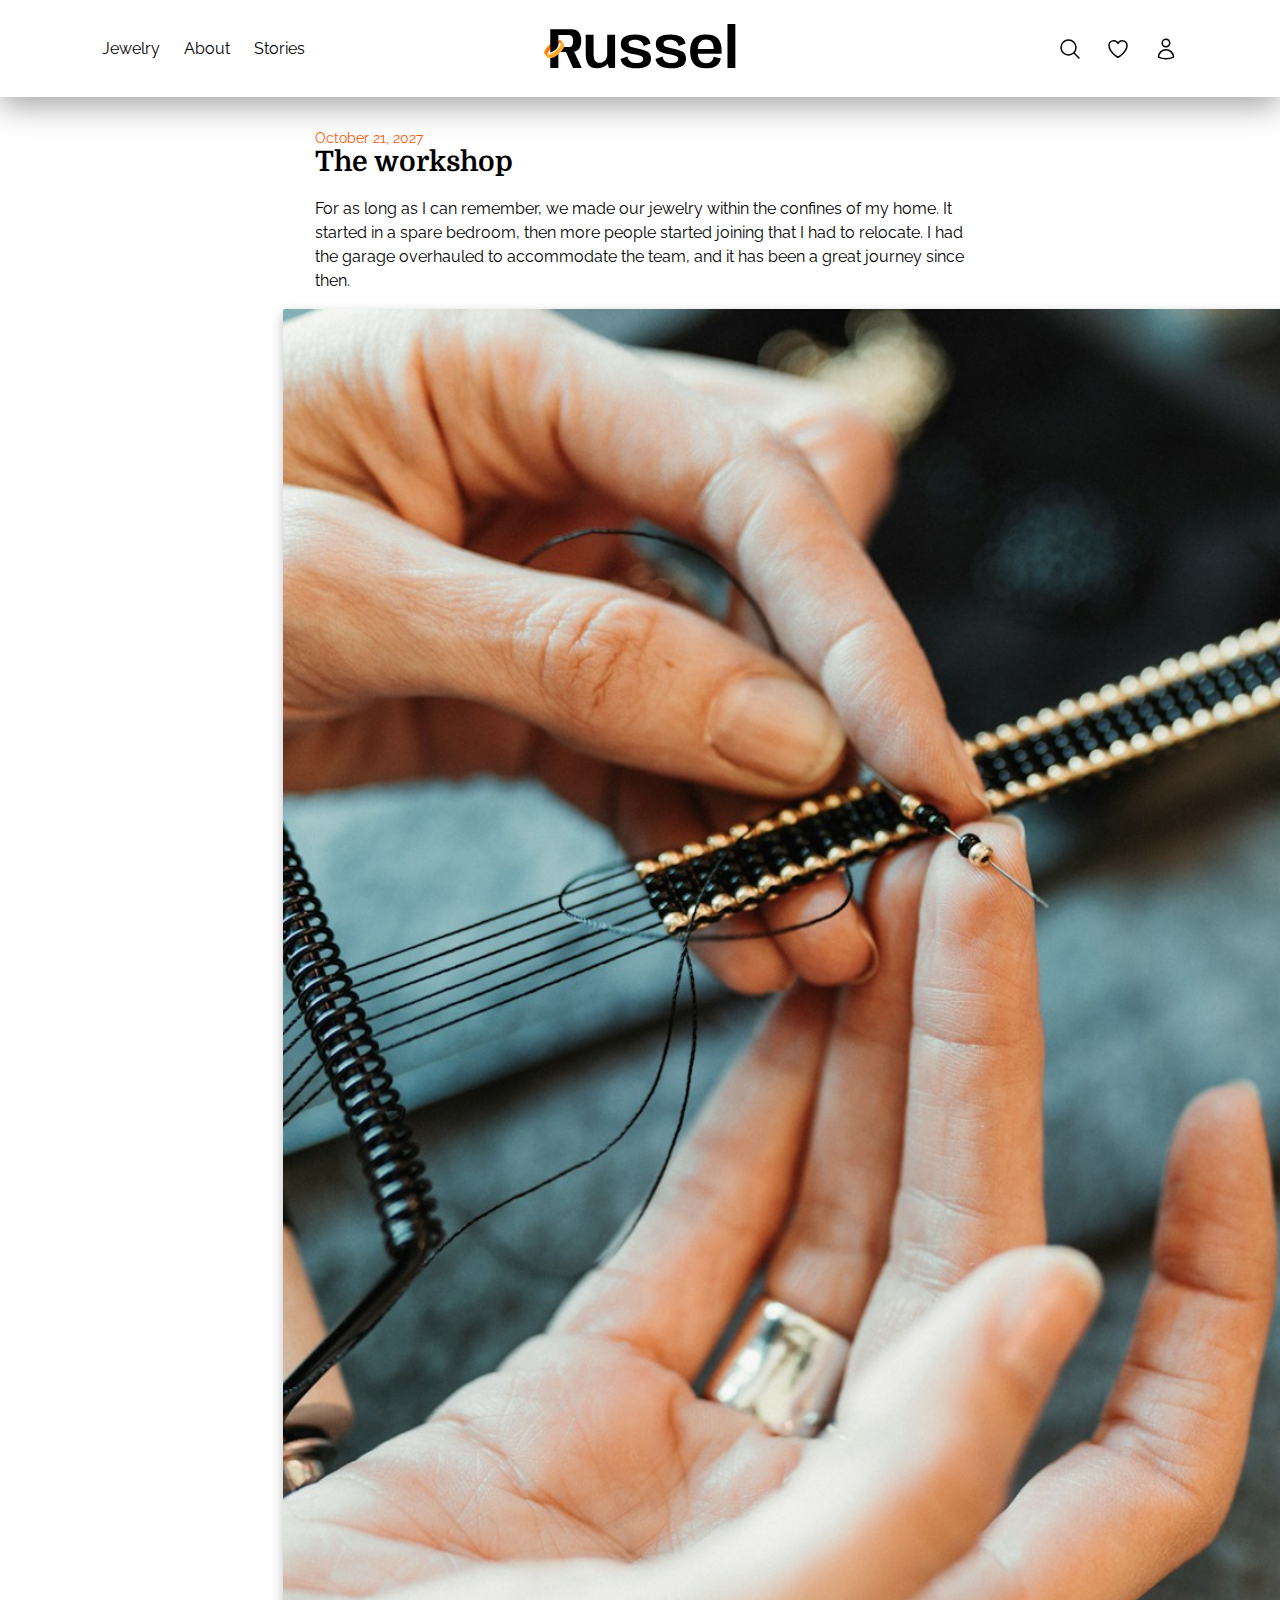
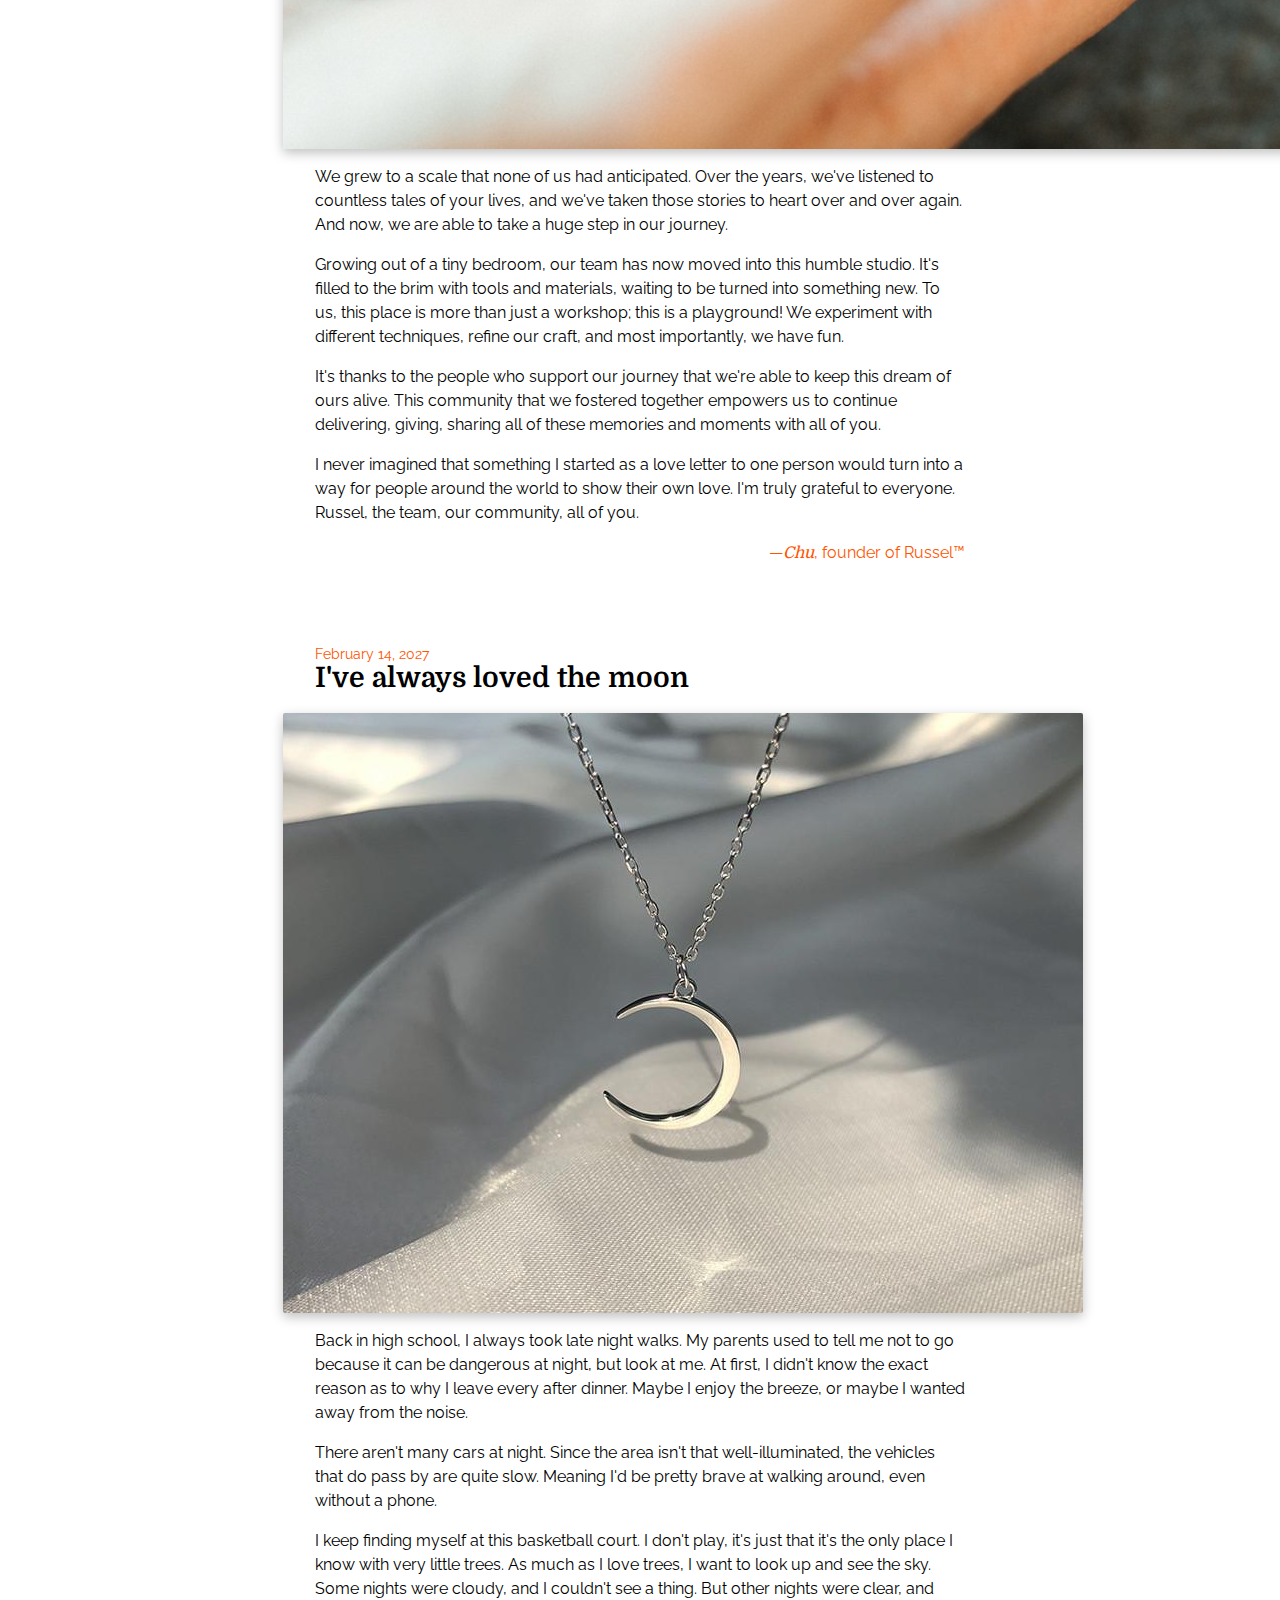
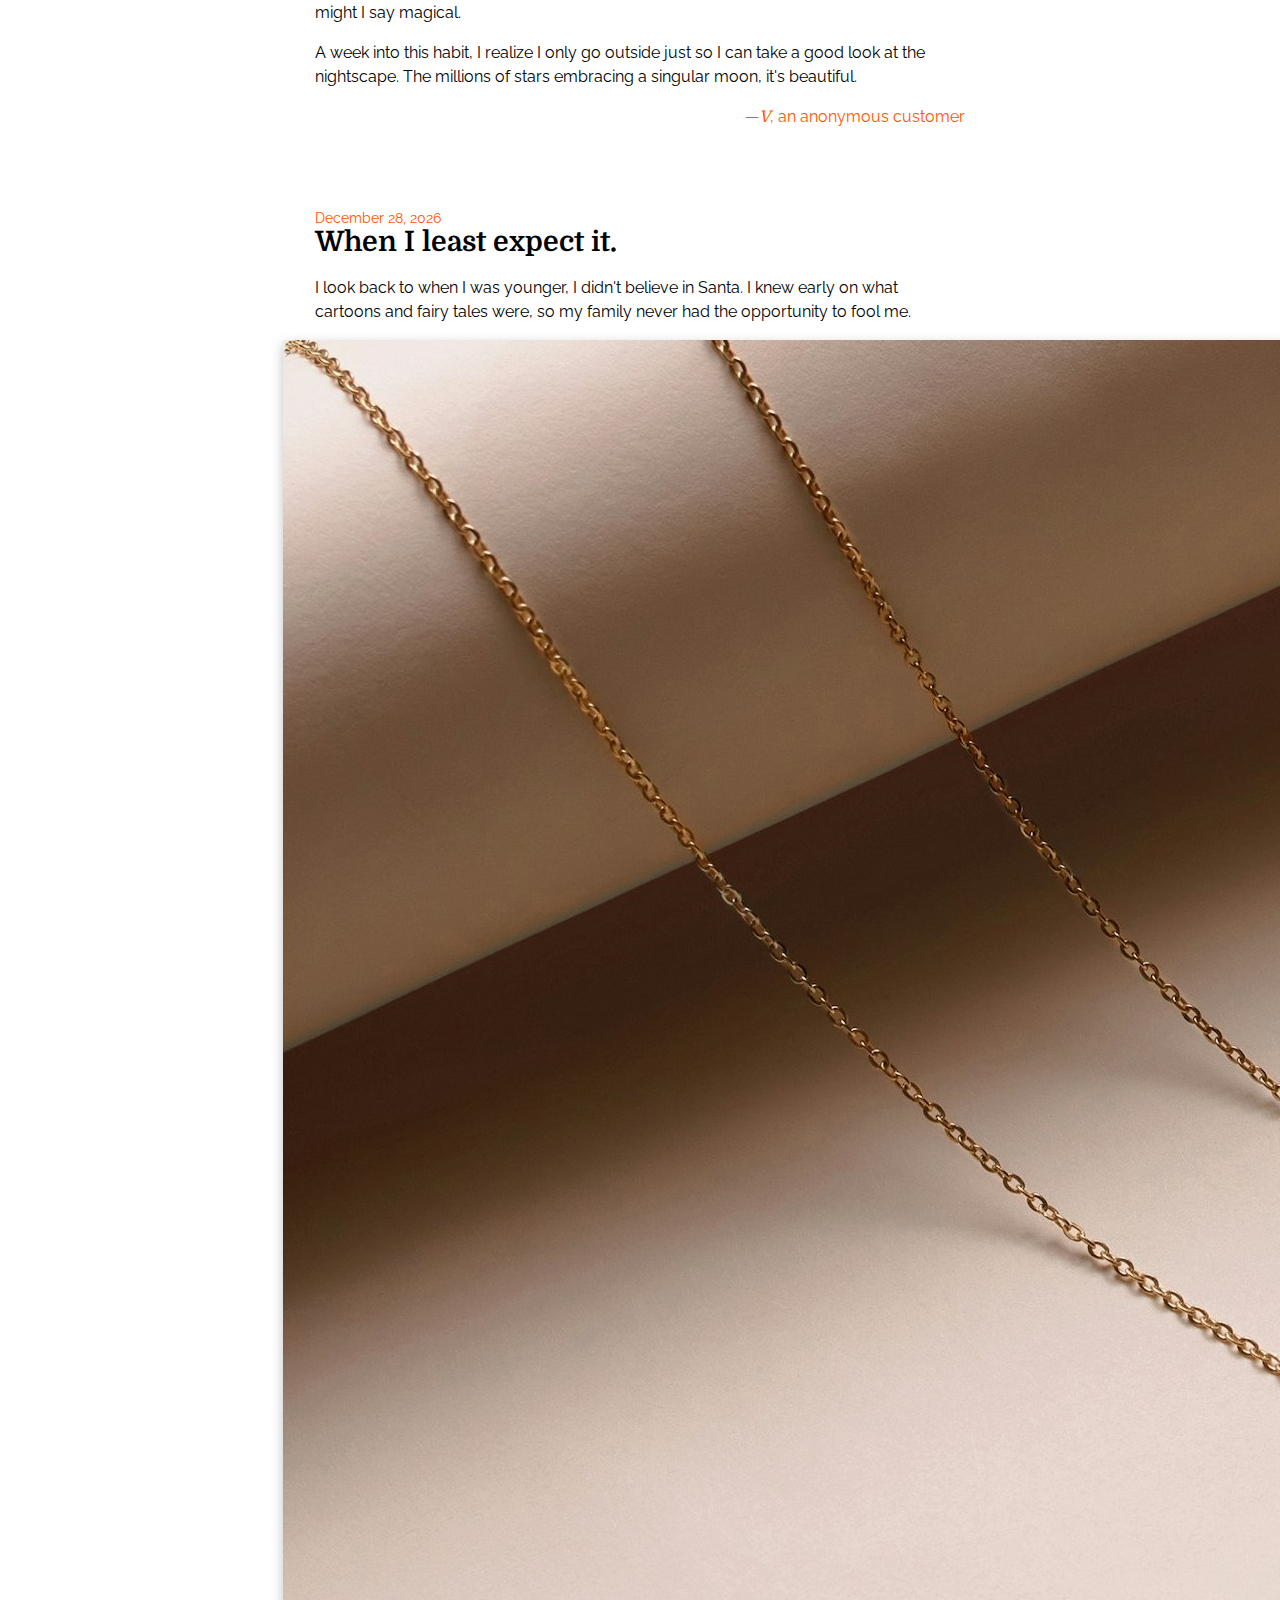
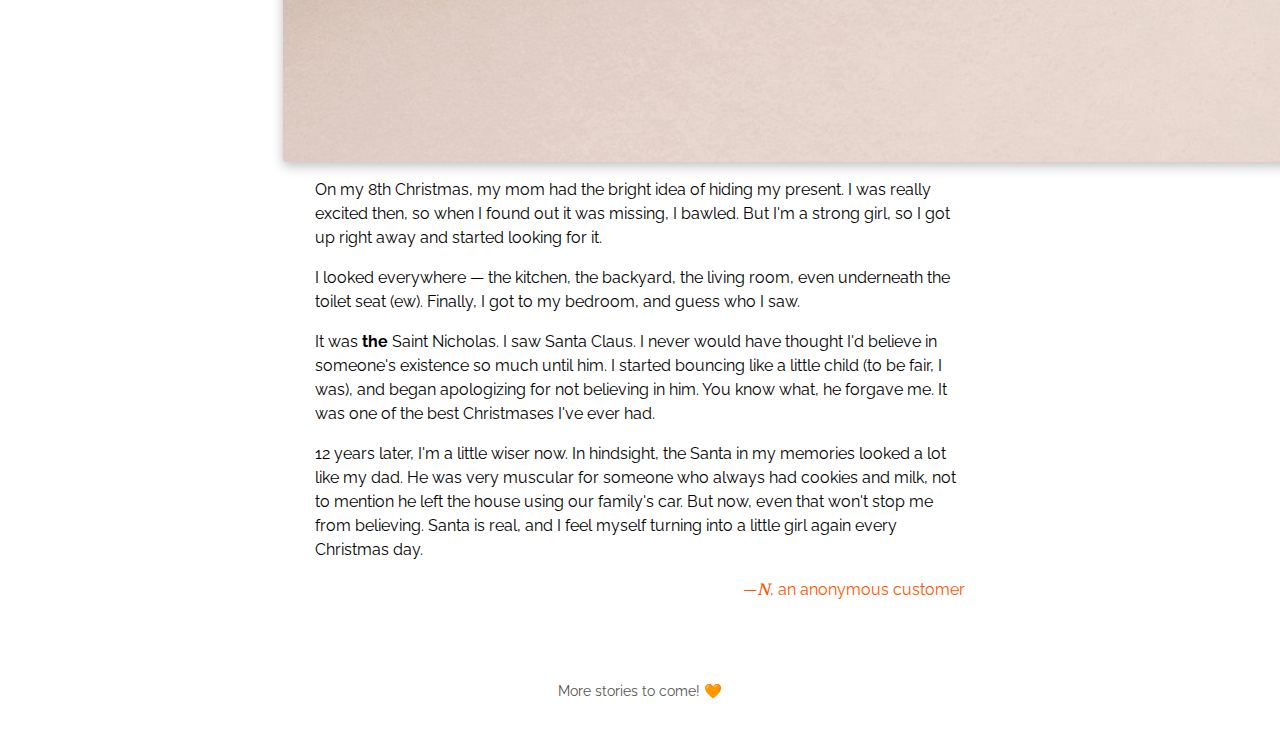
<file: stories/index.html>
<!DOCTYPE html>
<html lang="en">
<head>
  <meta charset="UTF-8">
  <meta name="viewport" content="width=device-width, initial-scale=1.0">
  <meta http-equiv="X-UA-Compatible" content="ie=edge">
  <title>The workshop | Russel</title>
  <link rel="stylesheet" href="/stories/style.css">
  <link rel="shortcut icon" href="/base/assets/logo-small.svg" type="image/x-icon">
  <script src="/base/base.js" defer></script>
</head>
<body>
  <header>
    <ul class="nav-list header--left">
      <li class="dropdown"><a href="/jewelry">Jewelry</a>
        <ul class="dropdown__menu">
          <li><a href="#rings">Rings</a></li>
          <li><a href="#bracelets">Bracelets</a></li>
          <li><a href="#necklaces">Necklaces</a></li>
          <li><a href="#earrings">Earrings</a></li>
        </ul>
      </li>
      <li><a href="/about">About</a></li>
      <li><a href="/stories">Stories</a></li>
    </ul>
    <a href="/" class="header--center"><img class="logo" src="/base/assets/logo-black.svg" alt="Russel"></a>
    <ul class="nav-list header--right">
      <li><a href="#">
        <svg height="24px" data-slot="icon" fill="none" stroke-width="1.5" stroke="currentColor" viewBox="0 0 24 24" xmlns="http://www.w3.org/2000/svg" aria-hidden="true">
          <path stroke-linecap="round" stroke-linejoin="round" d="m21 21-5.197-5.197m0 0A7.5 7.5 0 1 0 5.196 5.196a7.5 7.5 0 0 0 10.607 10.607Z"></path>
        </svg><span class="label">Search</span>
      </a></li>
      <li><a href="#">
        <svg height="24px" data-slot="icon" fill="none" stroke-width="1.5" stroke="currentColor" viewBox="0 0 24 24" xmlns="http://www.w3.org/2000/svg" aria-hidden="true">
          <path stroke-linecap="round" stroke-linejoin="round" d="M21 8.25c0-2.485-2.099-4.5-4.688-4.5-1.935 0-3.597 1.126-4.312 2.733-.715-1.607-2.377-2.733-4.313-2.733C5.1 3.75 3 5.765 3 8.25c0 7.22 9 12 9 12s9-4.78 9-12Z"></path>
        </svg><span class="label">Favourites</span>
      </a></li>
      <li><a href="#">
        <svg height="24px" data-slot="icon" fill="none" stroke-width="1.5" stroke="currentColor" viewBox="0 0 24 24" xmlns="http://www.w3.org/2000/svg" aria-hidden="true">
          <path stroke-linecap="round" stroke-linejoin="round" d="M15.75 6a3.75 3.75 0 1 1-7.5 0 3.75 3.75 0 0 1 7.5 0ZM4.501 20.118a7.5 7.5 0 0 1 14.998 0A17.933 17.933 0 0 1 12 21.75c-2.676 0-5.216-.584-7.499-1.632Z"></path>
        </svg><span class="label">Account</span>
      </a></li>
    </ul>
    <button class="sidebar-open"><svg xmlns="http://www.w3.org/2000/svg" fill="none" viewBox="0 0 24 24" stroke-width="1.5" stroke="currentColor" class="size-6">
      <path stroke-linecap="round" stroke-linejoin="round" d="M3.75 6.75h16.5M3.75 12h16.5m-16.5 5.25h16.5" />
    </svg>
    </button>
    <aside class="hidden">
      <button class="sidebar-close"><svg xmlns="http://www.w3.org/2000/svg" fill="none" viewBox="0 0 24 24" stroke-width="1.5" stroke="currentColor" class="size-6">
        <path stroke-linecap="round" stroke-linejoin="round" d="M6 18 18 6M6 6l12 12" />
      </svg>
      </button>
    </aside>
  </header>
  <main>
    <section class="content-grid">
      <span class="date">October 21, 2027</span>
      <h1>The workshop</h1>
      <p>
        For as long as I can remember, we made our jewelry within
        the confines of my home. It started in a spare bedroom,
        then more people started joining that I had to relocate.
        I had the garage overhauled to accommodate the team, and
        it has been a great journey since then.
      </p>
      <img src="/images/bead-making.jpg" alt="Making beaded jewelry" class="popout">
      <p>
        We grew to a scale that none of us had anticipated. Over
        the years, we've listened to countless tales of your lives,
        and we've taken those stories to heart over and over again.
        And now, we are able to take a huge step in our journey.
      </p>
      <p>
        Growing out of a tiny bedroom, our team has now moved
        into this humble studio. It's filled to the brim with
        tools and materials, waiting to be turned into something
        new. To us, this place is more than just a workshop; this
        is a playground! We experiment with different techniques,
        refine our craft, and most importantly, we have fun.
      </p>
      <p>
        It's thanks to the people who support our journey that
        we're able to keep this dream of ours alive. This
        community that we fostered together empowers us to
        continue delivering, giving, sharing all of these
        memories and moments with all of you.
      </p>
      <p>
        I never imagined that something I started as a love
        letter to one person would turn into a way for
        people around the world to show their own love. I'm
        truly grateful to everyone. Russel, the team, our
        community, all of you. 
      </p>
      <p class="signature">
        &mdash;<em>Chu</em>, founder of Russel&trade;</p>
    </section>
    <section class="content-grid">
      <span class="date">February 14, 2027</span>
      <h1>I've always loved the moon</h1>
      <img src="/images/moon-necklace.jpg" alt="De Lune" class="popout">
      <p>
        Back in high school, I always took late night walks. My
        parents used to tell me not to go because it can be
        dangerous at night, but look at me. At first, I didn't
        know the exact reason as to why I leave every after
        dinner. Maybe I enjoy the breeze, or maybe I wanted
        away from the noise.
      </p>
      <p>
        There aren't many cars at night. Since the area isn't
        that well-illuminated, the vehicles that do pass by are
        quite slow. Meaning I'd be pretty brave at walking around,
        even without a phone.
      </p>
      <p>
        I keep finding myself at this basketball court. I don't play,
        it's just that it's the only place I know with very little
        trees. As much as I love trees, I want to look up and see
        the sky. Some nights were cloudy, and I couldn't see a thing.
        But other nights were clear, and might I say magical.
      </p>
      <p>
        A week into this habit, I realize I only go outside just so
        I can take a good look at the nightscape. The millions of
        stars embracing a singular moon, it's beautiful. 
      </p>
      <p class="signature">
        &mdash;<em>V</em>, an anonymous customer</p>
    </section>
    <section class="content-grid">
      <span class="date">December 28, 2026</span>
      <h1>When I least expect it.</h1>
      <p>
        I look back to when I was younger, I didn't believe in
        Santa. I knew early on what cartoons and fairy tales
        were, so my family never had the opportunity to fool me.
      </p>
      <img src="/images/little-girl.jpg" alt="Little girl" class="popout">
      <p>
        On my 8th Christmas, my mom had the bright idea of hiding
        my present. I was really excited then, so when I found out
        it was missing, I bawled. But I'm a strong girl, so I got
        up right away and started looking for it.
      </p>
      <p>
        I looked everywhere &mdash; the kitchen, the backyard, the
        living room, even underneath the toilet seat (ew). Finally,
        I got to my bedroom, and guess who I saw.
      </p>
      <p>
        It was <strong>the</strong> Saint Nicholas. I saw Santa
        Claus. I never would have thought I'd believe in someone's
        existence so much until him. I started bouncing like a
        little child (to be fair, I was), and began apologizing
        for not believing in him. You know what, he forgave me.
        It was one of the best Christmases I've ever had.
      </p>
      <p>
        12 years later, I'm a little wiser now. In hindsight,
        the Santa in my memories looked a lot like my dad. He was
        very muscular for someone who always had cookies and milk,
        not to mention he left the house using our family's car.
        But now, even that won't stop me from believing. Santa is
        real, and I feel myself turning into a little girl again
        every Christmas day.
      </p>
      <p class="signature">
        &mdash;<em>N</em>, an anonymous customer</p>
    </section>
    <div class="etc">More stories to come! 🧡</div>
  </main>
</body>
</html>
</file>
<file: style.css>
@import url(./base/base.css);
</file>
<file: about/style.css>
@import url(/base/base.css);

section:not(.floater--container),
.floater--block {
  padding-block: 2rem;
}

#introduction {
  display: grid;
  grid-template-columns: 1fr 1fr;
  column-gap: 1rem;
}

.photocard {
  --img-border-width: 16px;
  box-shadow: #00000060 0 4px 12px;
  margin-bottom: 1rem;
}

#history {
  --background: url(/images/workstation-2.jpg);
  --block-background: hsla(20, 100%, 50%, 0.75);
  --clr-text: var(--text-white);

  h1 {
    margin-top: 0;
  }
}

#newsletter {
  background-color: var(--accent-orange);
  color: var(--text-white);
  padding-inline: var(--pad-inline);
  place-items: center;
  row-gap: 1rem;

  --btn-color: var(--main-white);
  --btn-text: var(--accent-orange);

  >h1, >p {
    margin: 0;
  }
  button {
    margin-block: 1.5rem;
  }
}



@media screen and (max-width: 550px) {
  #introduction {
    grid-template-columns: 1fr;
  }
}
</file>
<file: account/style.css>
@import url(/base/base.css);

*,
*::after,
*::before {
  box-sizing: border-box;

  &::selection {
    background-color: var(--accent);
    color: var(--main-light);
  }
}

label {
  display: block;
  font-size: 0.9em;
}

#sign-up-form {
  --background: linear-gradient(#f504, #f504), url(/images/workstation.jpg);
  --block-background: #ffffffee;
  min-height: 100vh;
}

.logo {
  margin-bottom: 2rem;
}

#sign-up-form > .floater--block {
  display: block;
  width: 50%;
  margin-left: auto;

}

.form-container {
  display: grid;
  grid-template-columns: 1fr 1fr;
  gap: 1rem;
  margin-bottom: 3rem;
}

.form-group > label {
  font-size: 0.8em  ;
}
 
.form-group > input { 
  background-color: transparent;
  width: 100%;
  border: none;
  border-bottom: var(--main-black) dotted 2px;
  padding: 0.5em 2px 0.25em;
  transition: border-bottom 300ms linear;
  font-size: 1em;
  margin-bottom: 1rem;

  &:focus {
    outline: none;
    border-bottom: var(--accent-orange) solid 2px;
  }
}

p {
  font-size: 0.9em;
}


.error-message {
  height: fit-content;
  padding: 0;
  margin: 0;
  font-size: 0.9em;
  color: red;
}

@media screen and (max-width: 900px) {
  .form-container {
    grid-template-columns: 1fr;
  }
}
</file>
<file: jewelry/style.css>
@import url(/base/base.css);

.banner {
  --_bg-image: var(--bg-image, url(/images/three-rings.jpg));
  --_clr-text: var(--clr-text, var(--text-white));
  --_clr-text-shadow: var(--clr-text-shadow, var(--text-black));

  background: var(--_bg-image);
  color: var(--_clr-text);
  box-shadow: inset var(--_clr-text-shadow) 0 0 24px -10px;
  background-size: cover;
  background-position: center;
  place-items: center center;
  padding: 2rem var(--pad-inline);
  z-index: -1;
  
  h1 {
    text-align: center;
    width: 100%;
    height: 100%;
    font-size: 2em;
    margin: 0;
    text-shadow: var(--_clr-text-shadow) 0 1px 8px;
  }
}

.shop-grid {
  background-color: var(--main-white);
  margin: 0;
  padding: 0;
  padding-block: 2rem;
  display: grid;
  grid-template-columns: repeat(auto-fit, minmax(200px, 24%));
  grid-auto-rows: auto;
  gap: 0.5rem;
  justify-content: center;
}

.subtext {
  text-align: center;
  font-size: 0.9em;
  color: #555555;
}

#rings {
  --bg-image: url(/images/three-rings.jpg);
}
#bracelets {
  --bg-image: url(/images/beaded-bracelets.jpg);
}
#necklaces {
  --bg-image: url(/images/necklace-on-sheets.jpg);
}
#earrings {
  --bg-image: url(/images/earrings-on-notebook.jpg)
}
</file>
<file: stories/style.css>
@import url(/base/base.css);

.content-grid {
  --gap: clamp(1rem, 6vw, 3rem);
  --full: minmax(var(--gap), 1fr);
  --content: min(65ch, 100% - var(--gap) * 2);
  --popout: minmax(0, 2rem);

  display: grid;
  grid-template-columns:
    [full-start] var(--full)
    [popout-start] var(--popout)
    [content-start] var(--content) [content-end]
    var(--popout) [popout-end]
    var(--full) [full-end];
}

.content-grid img {
  margin-bottom: 1rem;
  border-radius: 2px;
  box-shadow: #00000040 0 4px 12px;

  aspect-ratio: 4 / 3;
  object-fit: cover;
}

.content-grid > * {
  grid-column: content;

  margin-top: 0;
}

.popout {
  grid-column: popout;
}

.full {
  grid-column: full;
}

.quote {
  grid-column: popout;
  font-style: italic;
}

.date {
  color: var(--accent-orange);
  font-size: 0.9rem;
}

.signature {
  text-align: end;
  color: var(--accent-orange);
}

.etc {
  text-align: center;
  font-size: 0.9rem;
  color: #555555;
}
</file>
